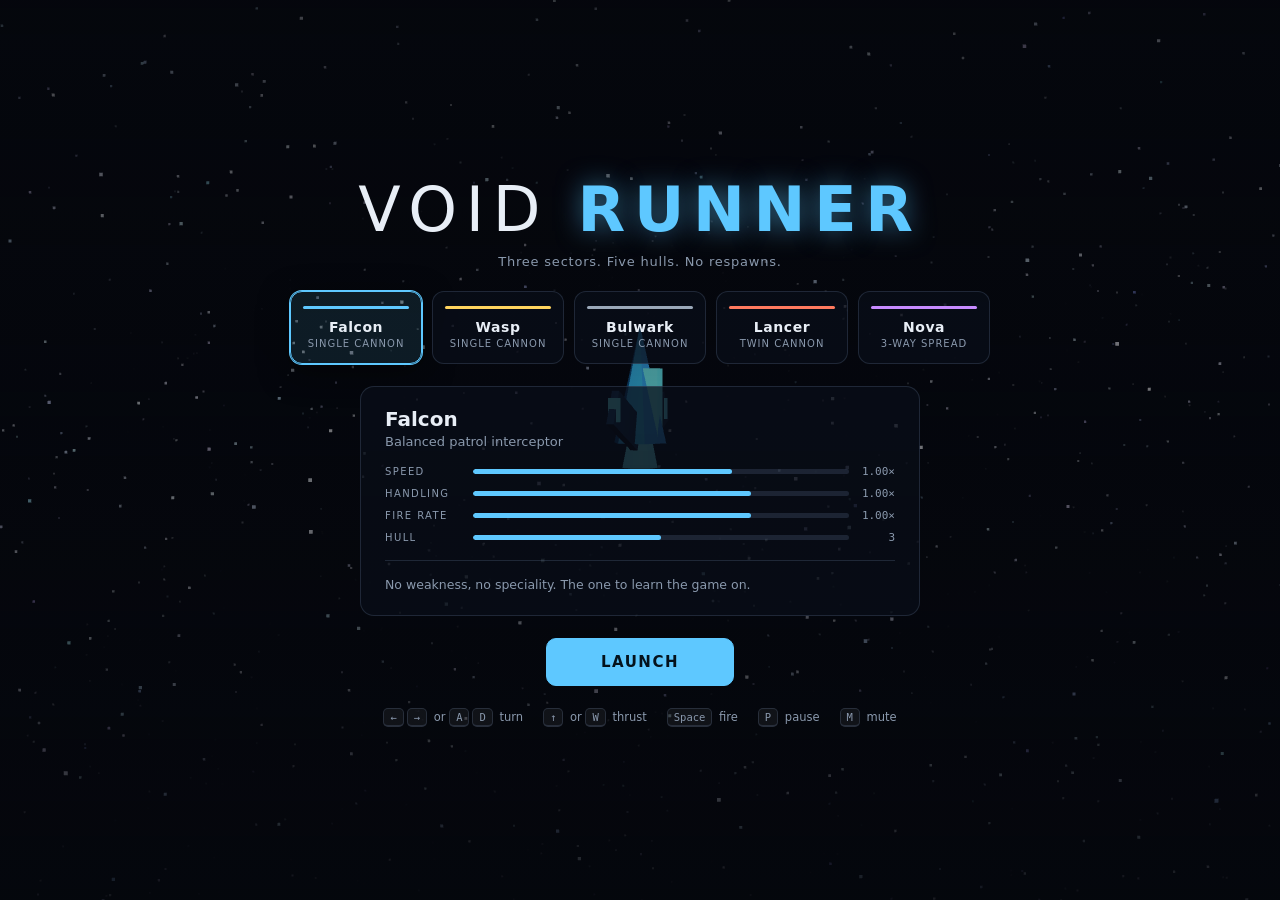
<file: apps/asteroids/index.html>
<!doctype html>
<html lang="en">
<head>
<meta charset="utf-8">
<meta name="viewport" content="width=device-width, initial-scale=1">
<title>Void Runner — 3D Asteroids</title>
<link rel="stylesheet" href="./css/style.css">

<!-- Native import map: no bundler, no build step, and three.js is served from our own
     vendor/ directory so the game runs with the network unplugged. -->
<script type="importmap">
{
  "imports": {
    "three": "./vendor/three.module.min.js"
  }
}
</script>

<!-- Classic (non-deferred) script so its error handlers are installed before any module
     is evaluated. Inert unless the URL contains ?debug -->
<script src="./js/devlog.js"></script>
</head>
<body>

<canvas id="scene"></canvas>

<!-- HUD ------------------------------------------------------------------ -->
<div id="hud" hidden>
  <div class="hud-left">
    <div class="hud-block">
      <span class="hud-label">Score</span>
      <span class="hud-value" id="hud-score">0</span>
    </div>
    <div class="hud-block">
      <span class="hud-label">Hull</span>
      <span class="hud-pips" id="hud-hull"></span>
    </div>
  </div>
  <div class="hud-right">
    <div class="hud-block align-right">
      <span class="hud-label">Sector</span>
      <span class="hud-value small" id="hud-level">1 · Belt Patrol</span>
    </div>
    <div class="hud-block align-right">
      <span class="hud-label">Contacts</span>
      <span class="hud-value small" id="hud-contacts">0</span>
    </div>
    <button id="btn-mute" class="icon-btn" title="Mute (M)">♪</button>
  </div>
</div>

<!-- Centre overlay: pause, level clear, game over -------------------------- -->
<div id="overlay" hidden>
  <div class="panel">
    <h2 id="ov-title">Paused</h2>
    <p id="ov-body"></p>
    <div id="ov-actions"></div>
  </div>
</div>

<!-- Main menu / hangar ---------------------------------------------------- -->
<div id="menu">
  <header>
    <h1>Void <span>Runner</span></h1>
    <p class="sub">Three sectors. Five hulls. No respawns.</p>
  </header>

  <div id="ships" class="ships"></div>

  <section class="detail">
    <div class="detail-head">
      <h3 id="ship-name">Falcon</h3>
      <p id="ship-tagline">Balanced patrol interceptor</p>
    </div>
    <div class="stats" id="ship-stats"></div>
    <p class="notes" id="ship-notes"></p>
  </section>

  <button id="btn-launch">Launch</button>

  <footer class="controls">
    <span><kbd>&larr;</kbd><kbd>&rarr;</kbd> or <kbd>A</kbd><kbd>D</kbd> turn</span>
    <span><kbd>&uarr;</kbd> or <kbd>W</kbd> thrust</span>
    <span><kbd>Space</kbd> fire</span>
    <span><kbd>P</kbd> pause</span>
    <span><kbd>M</kbd> mute</span>
  </footer>
</div>

<script type="module" src="./js/main.js"></script>
</body>
</html>
</file>
<file: apps/asteroids/css/style.css>
/* Void Runner — HUD and menu chrome. The game itself is all WebGL; everything here is
   the 2D layer floating over the canvas. */

:root {
  --bg: #05070d;
  --ink: #e8eef6;
  --dim: #8a99ad;
  --line: rgba(140, 170, 210, 0.18);
  --panel: rgba(10, 15, 26, 0.86);
  --accent: #5ec8ff;
  --danger: #ff6a52;
  --mono: ui-monospace, "SF Mono", Menlo, Consolas, monospace;
  --sans: system-ui, -apple-system, "Segoe UI", Inter, sans-serif;
}

* { box-sizing: border-box; }

html, body {
  margin: 0;
  height: 100%;
  overflow: hidden;
  background: var(--bg);
  color: var(--ink);
  font-family: var(--sans);
  -webkit-font-smoothing: antialiased;
}

#scene {
  position: fixed;
  inset: 0;
  width: 100%;
  height: 100%;
  display: block;
}

[hidden] { display: none !important; }

/* --- HUD ---------------------------------------------------------------- */

#hud {
  position: fixed;
  inset: 0 0 auto 0;
  display: flex;
  justify-content: space-between;
  align-items: flex-start;
  padding: 20px 24px;
  pointer-events: none;
  /* Keeps the readout legible over a bright explosion. */
  text-shadow: 0 2px 10px rgba(0, 0, 0, 0.8);
}

.hud-left, .hud-right {
  display: flex;
  gap: 28px;
  align-items: flex-start;
}

.hud-block { display: flex; flex-direction: column; gap: 4px; }
.align-right { align-items: flex-end; }

.hud-label {
  font-size: 10px;
  letter-spacing: 0.18em;
  text-transform: uppercase;
  color: var(--dim);
}

.hud-value {
  font-family: var(--mono);
  font-size: 26px;
  font-variant-numeric: tabular-nums;
  line-height: 1;
}

.hud-value.small { font-size: 15px; }

.hud-pips { display: flex; gap: 5px; padding-top: 6px; }

.pip {
  width: 13px;
  height: 13px;
  border: 1.5px solid var(--accent);
  background: var(--accent);
  transform: skewX(-14deg);
  box-shadow: 0 0 10px rgba(94, 200, 255, 0.55);
}

.pip.spent {
  background: transparent;
  border-color: rgba(140, 170, 210, 0.35);
  box-shadow: none;
}

.icon-btn {
  pointer-events: auto;
  width: 34px;
  height: 34px;
  border-radius: 8px;
  border: 1px solid var(--line);
  background: rgba(10, 15, 26, 0.6);
  color: var(--ink);
  font-size: 15px;
  cursor: pointer;
  transition: background 0.15s, color 0.15s;
}

.icon-btn:hover { background: rgba(94, 200, 255, 0.14); }
.icon-btn.off { color: var(--dim); }

/* --- centre overlay ----------------------------------------------------- */

#overlay {
  position: fixed;
  inset: 0;
  display: grid;
  place-items: center;
  background: radial-gradient(circle at 50% 45%, rgba(5, 7, 13, 0.55), rgba(5, 7, 13, 0.9));
  backdrop-filter: blur(2px);
}

.panel {
  text-align: center;
  padding: 34px 46px;
  border: 1px solid var(--line);
  border-radius: 16px;
  background: var(--panel);
  min-width: 340px;
  animation: rise 0.28s ease-out;
}

@keyframes rise {
  from { opacity: 0; transform: translateY(14px); }
  to { opacity: 1; transform: none; }
}

.panel h2 {
  margin: 0 0 10px;
  font-size: 30px;
  font-weight: 600;
  letter-spacing: -0.01em;
}

.panel p {
  margin: 0;
  color: var(--dim);
  font-size: 14px;
  line-height: 1.6;
}

.panel .score {
  display: block;
  font-family: var(--mono);
  font-size: 40px;
  color: var(--accent);
  margin: 14px 0 4px;
  font-variant-numeric: tabular-nums;
}

#ov-actions { margin-top: 22px; display: flex; gap: 10px; justify-content: center; }

button {
  font-family: inherit;
  font-size: 14px;
  padding: 11px 22px;
  border-radius: 10px;
  border: 1px solid var(--line);
  background: rgba(255, 255, 255, 0.05);
  color: var(--ink);
  cursor: pointer;
  transition: background 0.15s, border-color 0.15s, transform 0.1s;
}

button:hover { background: rgba(94, 200, 255, 0.16); border-color: var(--accent); }
button:active { transform: translateY(1px); }

button.primary {
  background: var(--accent);
  border-color: var(--accent);
  color: #04121c;
  font-weight: 600;
}

button.primary:hover { background: #7ad4ff; }

/* --- menu --------------------------------------------------------------- */

#menu {
  position: fixed;
  inset: 0;
  display: flex;
  flex-direction: column;
  align-items: center;
  justify-content: center;
  gap: 22px;
  padding: 32px;
  overflow-y: auto;
  background: linear-gradient(180deg, rgba(5, 7, 13, 0.72), rgba(5, 7, 13, 0.42) 45%, rgba(5, 7, 13, 0.86));
}

#menu header { text-align: center; }

#menu h1 {
  margin: 0;
  font-size: clamp(38px, 7vw, 62px);
  font-weight: 200;
  letter-spacing: 0.14em;
  text-transform: uppercase;
}

#menu h1 span {
  font-weight: 600;
  color: var(--accent);
  text-shadow: 0 0 26px rgba(94, 200, 255, 0.5);
}

#menu .sub {
  margin: 8px 0 0;
  color: var(--dim);
  font-size: 13px;
  letter-spacing: 0.06em;
}

.ships {
  display: flex;
  gap: 10px;
  flex-wrap: wrap;
  justify-content: center;
}

.ship-card {
  width: 132px;
  padding: 14px 12px;
  border: 1px solid var(--line);
  border-radius: 12px;
  background: rgba(10, 15, 26, 0.7);
  cursor: pointer;
  text-align: center;
  transition: border-color 0.16s, background 0.16s, transform 0.16s;
}

.ship-card:hover { transform: translateY(-3px); }

.ship-card.selected {
  border-color: var(--card-accent, var(--accent));
  background: rgba(94, 200, 255, 0.1);
  box-shadow: 0 0 0 1px var(--card-accent, var(--accent)), 0 8px 30px rgba(0, 0, 0, 0.5);
}

.ship-card .swatch {
  width: 100%;
  height: 3px;
  border-radius: 2px;
  background: var(--card-accent, var(--accent));
  margin-bottom: 10px;
}

.ship-card .name {
  font-size: 14px;
  font-weight: 600;
  letter-spacing: 0.04em;
}

.ship-card .role {
  margin-top: 3px;
  font-size: 10px;
  color: var(--dim);
  text-transform: uppercase;
  letter-spacing: 0.1em;
}

.detail {
  width: min(560px, 100%);
  border: 1px solid var(--line);
  border-radius: 14px;
  background: rgba(10, 15, 26, 0.72);
  padding: 20px 24px;
}

.detail-head h3 { margin: 0; font-size: 20px; font-weight: 600; }
.detail-head p { margin: 3px 0 16px; color: var(--dim); font-size: 13px; }

.stats { display: grid; gap: 9px; }

.stat { display: grid; grid-template-columns: 76px 1fr 34px; align-items: center; gap: 12px; }

.stat .k {
  font-size: 10px;
  letter-spacing: 0.14em;
  text-transform: uppercase;
  color: var(--dim);
}

.stat .bar {
  height: 5px;
  border-radius: 3px;
  background: rgba(140, 170, 210, 0.16);
  overflow: hidden;
}

.stat .bar i {
  display: block;
  height: 100%;
  border-radius: 3px;
  background: var(--card-accent, var(--accent));
  transition: width 0.28s ease;
}

.stat .v {
  font-family: var(--mono);
  font-size: 11px;
  color: var(--dim);
  text-align: right;
}

.notes {
  margin: 16px 0 0;
  padding-top: 14px;
  border-top: 1px solid var(--line);
  font-size: 12.5px;
  color: var(--dim);
  line-height: 1.6;
}

#btn-launch {
  padding: 14px 54px;
  font-size: 15px;
  font-weight: 600;
  letter-spacing: 0.1em;
  text-transform: uppercase;
  background: var(--accent);
  border-color: var(--accent);
  color: #04121c;
}

#btn-launch:hover { background: #7ad4ff; }

.controls {
  display: flex;
  gap: 20px;
  flex-wrap: wrap;
  justify-content: center;
  color: var(--dim);
  font-size: 11.5px;
}

kbd {
  display: inline-block;
  min-width: 20px;
  padding: 2px 6px;
  margin-right: 3px;
  border: 1px solid var(--line);
  border-bottom-width: 2px;
  border-radius: 5px;
  background: rgba(255, 255, 255, 0.05);
  font-family: var(--mono);
  font-size: 10.5px;
  text-align: center;
}

@media (max-width: 560px) {
  .ship-card { width: 104px; padding: 11px 9px; }
  #menu { gap: 16px; justify-content: flex-start; padding-top: 48px; }
}
</file>
